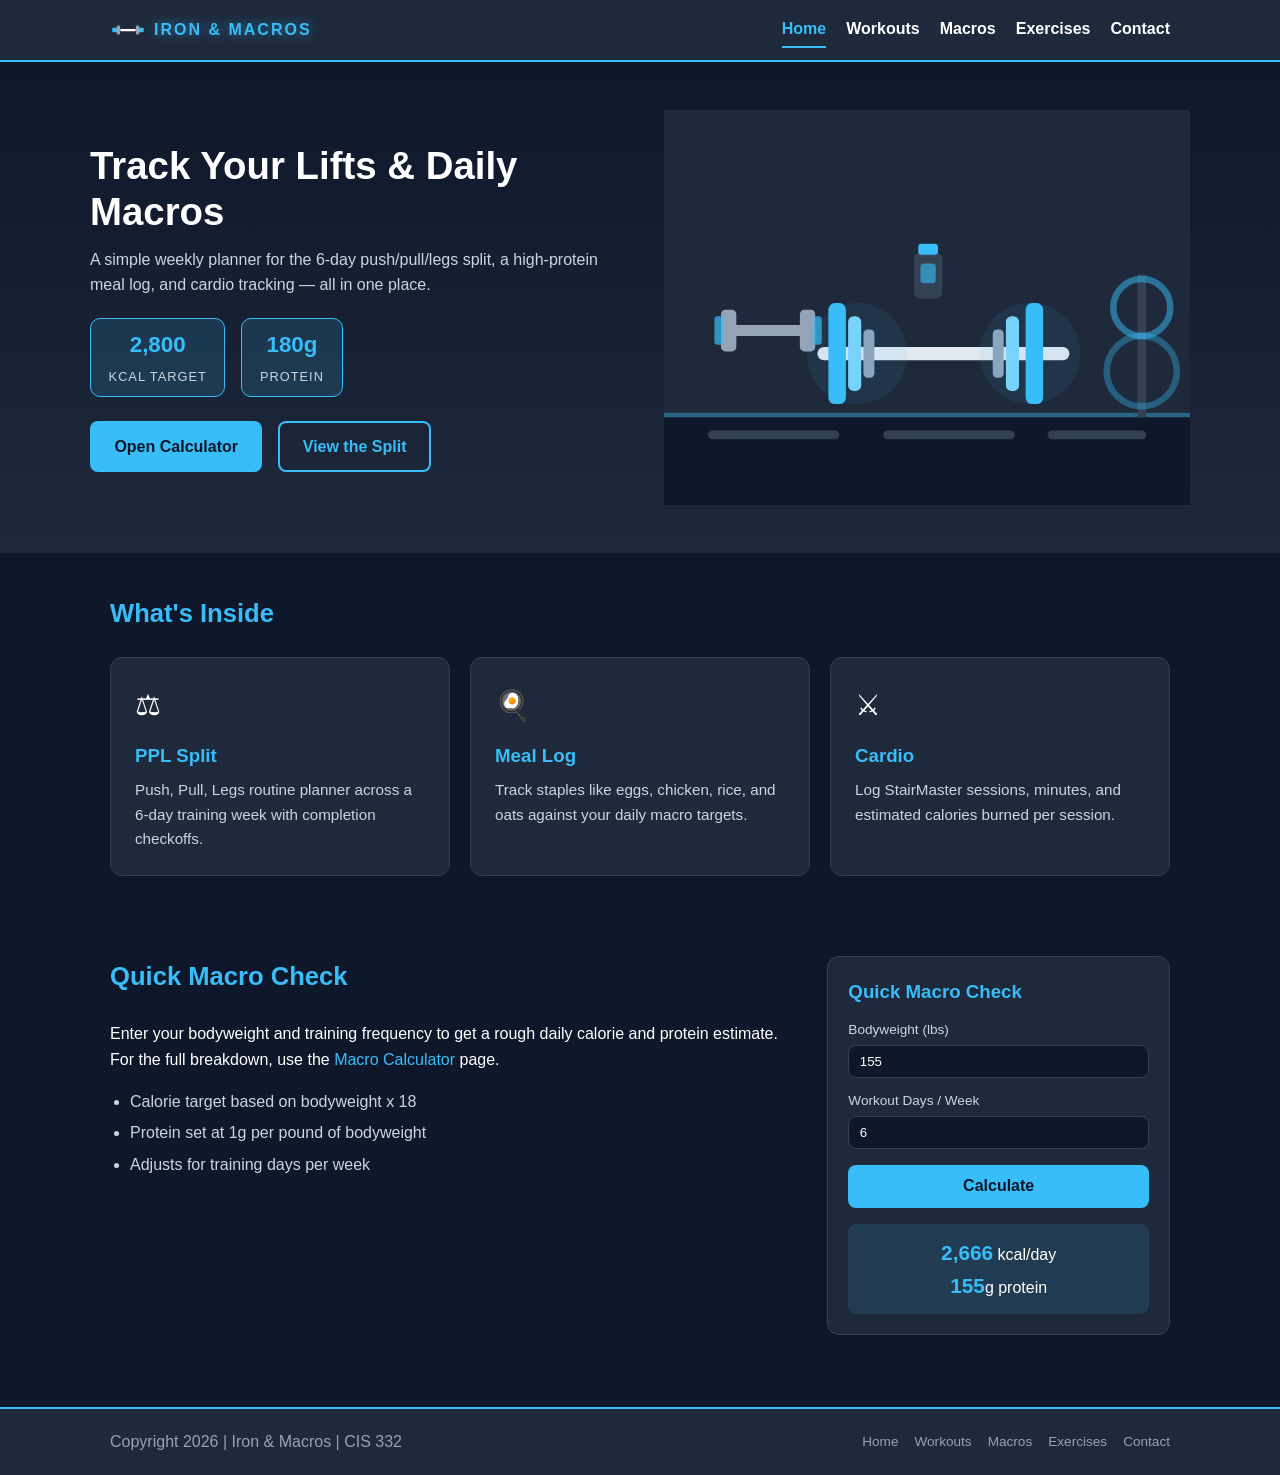
<file: index.html>
<!DOCTYPE html>
<html lang="en">
<head>
  <meta charset="UTF-8">
  <meta name="viewport" content="width=device-width, initial-scale=1.0">
  <title>Iron &amp; Macros | Home</title>
  <meta name="description" content="Weekly workout and macro tracker for lifters.">
  <link rel="icon" href="images/logo.svg" type="image/svg+xml">
  <link rel="stylesheet" href="styles/main.css">
  <link rel="stylesheet" href="styles/responsive.css">
</head>
<body>

  <!-- ======= HEADER ======= -->
  <header class="site-header">
    <div class="header-inner">
      <a href="index.html" class="logo">
        <img src="images/logo.svg" alt="Iron and Macros barbell logo" class="logo-img">
        <span class="logo-text">IRON &amp; MACROS</span>
      </a>
      <nav class="main-nav" id="mainNav">
        <a href="index.html" class="nav-link active">Home</a>
        <a href="workouts.html" class="nav-link">Workouts</a>
        <a href="macros.html" class="nav-link">Macros</a>
        <a href="exercises.html" class="nav-link">Exercises</a>
        <a href="contact.html" class="nav-link">Contact</a>
      </nav>
      <button class="menu-toggle" id="menuToggle" aria-label="Toggle navigation">
        <span></span><span></span><span></span>
      </button>
    </div>
  </header>

  <!-- ======= HERO ======= -->
  <section class="hero">
    <div class="hero-inner">
      <div class="hero-text">
        <h1>Track Your Lifts &amp; Daily Macros</h1>
        <p class="hero-sub">
          A simple weekly planner for the 6-day push/pull/legs split,
          a high-protein meal log, and cardio tracking &mdash; all in one place.
        </p>
        <div class="hero-stats">
          <div class="stat-chip">
            <span class="stat-value">2,800</span>
            <span class="stat-label">kcal target</span>
          </div>
          <div class="stat-chip">
            <span class="stat-value">180g</span>
            <span class="stat-label">protein</span>
          </div>
        </div>
        <div class="hero-actions">
          <a href="macros.html" class="btn btn-primary">Open Calculator</a>
          <a href="workouts.html" class="btn btn-outline">View the Split</a>
        </div>
      </div>
      <div class="hero-art">
        <img src="images/gym-banner.svg" alt="Illustration of a barbell resting on a gym floor">
      </div>
    </div>
  </section>

  <!-- ======= FEATURE CARDS ======= -->
  <main class="container">
    <h2 class="section-title">What's Inside</h2>
    <div class="card-grid">

      <a href="workouts.html" class="feature-card">
        <div class="card-icon">&#9878;</div>
        <h3>PPL Split</h3>
        <p>Push, Pull, Legs routine planner across a 6-day training week with completion checkoffs.</p>
      </a>

      <a href="macros.html#meal-tracker" class="feature-card">
        <div class="card-icon">&#127859;</div>
        <h3>Meal Log</h3>
        <p>Track staples like eggs, chicken, rice, and oats against your daily macro targets.</p>
      </a>

      <a href="workouts.html#cardio" class="feature-card">
        <div class="card-icon">&#9876;</div>
        <h3>Cardio</h3>
        <p>Log StairMaster sessions, minutes, and estimated calories burned per session.</p>
      </a>

    </div>
  </main>

  <!-- ======= SIDEBAR: QUICK MACRO CHECK ======= -->
  <section class="container">
    <div class="split-layout">
      <div class="split-main">
        <h2 class="section-title">Quick Macro Check</h2>
        <p>
          Enter your bodyweight and training frequency to get a rough daily calorie
          and protein estimate. For the full breakdown, use the
          <a href="macros.html">Macro Calculator</a> page.
        </p>
        <ul class="check-list">
          <li>Calorie target based on bodyweight x 18</li>
          <li>Protein set at 1g per pound of bodyweight</li>
          <li>Adjusts for training days per week</li>
        </ul>
      </div>
      <aside class="sidebar-panel">
        <h3>Quick Macro Check</h3>
        <label for="quickWeight">Bodyweight (lbs)</label>
        <input type="number" id="quickWeight" value="155" min="80" max="500">
        <label for="quickDays">Workout Days / Week</label>
        <input type="number" id="quickDays" value="6" min="1" max="7">
        <button class="btn btn-primary btn-block" id="quickCalcBtn">Calculate</button>
        <div class="quick-result" id="quickResult" aria-live="polite">
          <p><strong id="quickKcal">2,800</strong> kcal/day</p>
          <p><strong id="quickProtein">155</strong>g protein</p>
        </div>
      </aside>
    </div>
  </section>

  <!-- ======= FOOTER ======= -->
  <footer class="site-footer">
    <div class="footer-inner">
      <p>Copyright 2026 | Iron &amp; Macros | CIS 332</p>
      <nav class="footer-nav">
        <a href="index.html">Home</a>
        <a href="workouts.html">Workouts</a>
        <a href="macros.html">Macros</a>
        <a href="exercises.html">Exercises</a>
        <a href="contact.html">Contact</a>
      </nav>
    </div>
  </footer>

  <script src="scripts/app.js"></script>
  <script src="scripts/macro-calculator.js"></script>
</body>
</html>
</file>
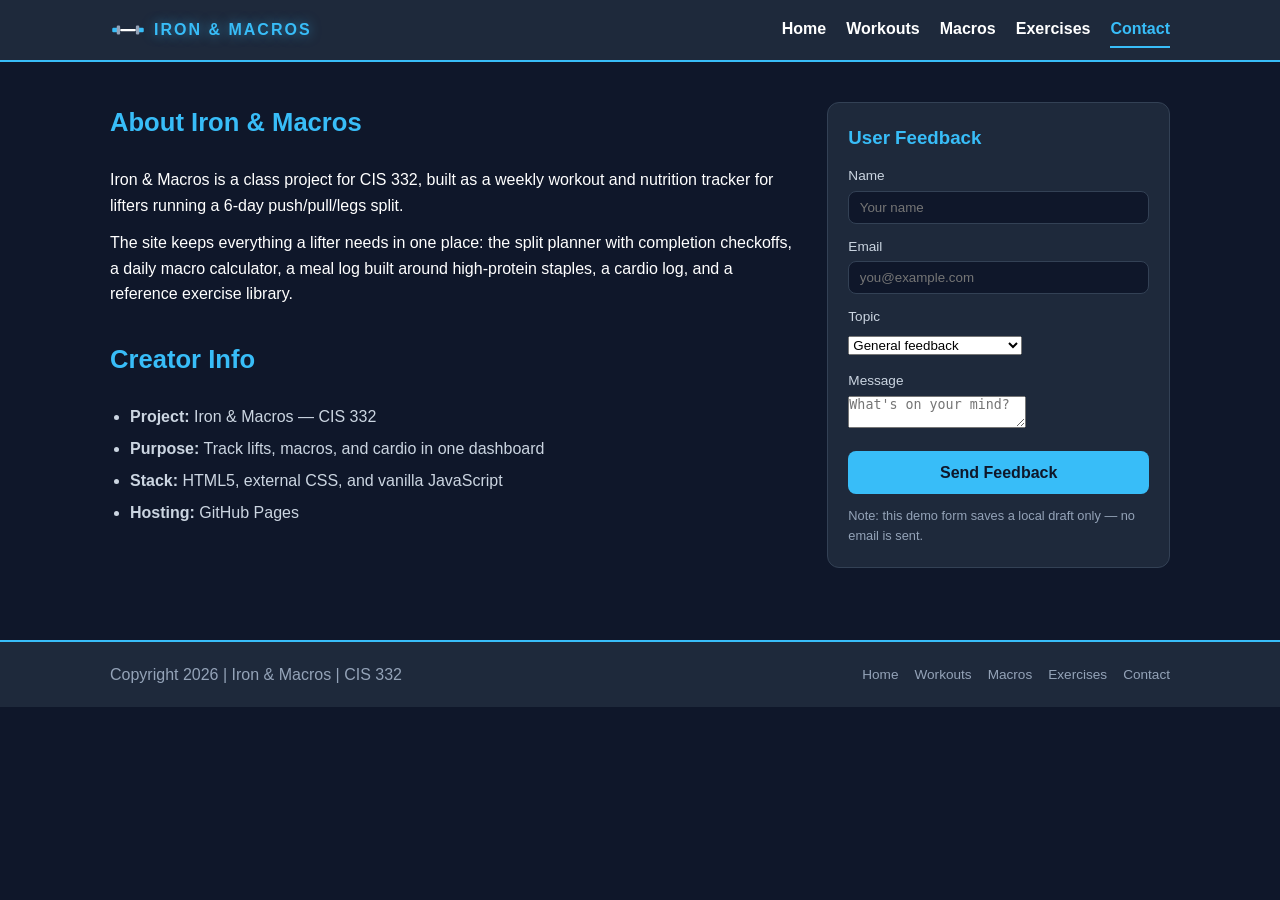
<file: contact.html>
<!DOCTYPE html>
<html lang="en">
<head>
  <meta charset="UTF-8">
  <meta name="viewport" content="width=device-width, initial-scale=1.0">
  <title>Iron &amp; Macros | Contact &amp; About</title>
  <meta name="description" content="About the creator and user feedback form for Iron & Macros.">
  <link rel="icon" href="images/logo.svg" type="image/svg+xml">
  <link rel="stylesheet" href="styles/main.css">
  <link rel="stylesheet" href="styles/responsive.css">
</head>
<body>

  <!-- ======= HEADER ======= -->
  <header class="site-header">
    <div class="header-inner">
      <a href="index.html" class="logo">
        <img src="images/logo.svg" alt="Iron and Macros barbell logo" class="logo-img">
        <span class="logo-text">IRON &amp; MACROS</span>
      </a>
      <nav class="main-nav" id="mainNav">
        <a href="index.html" class="nav-link">Home</a>
        <a href="workouts.html" class="nav-link">Workouts</a>
        <a href="macros.html" class="nav-link">Macros</a>
        <a href="exercises.html" class="nav-link">Exercises</a>
        <a href="contact.html" class="nav-link active">Contact</a>
      </nav>
      <button class="menu-toggle" id="menuToggle" aria-label="Toggle navigation">
        <span></span><span></span><span></span>
      </button>
    </div>
  </header>

  <main class="container">
    <div class="split-layout">

      <!-- ======= ABOUT ======= -->
      <div class="split-main">
        <h1 class="section-title">About Iron &amp; Macros</h1>
        <p>
          Iron &amp; Macros is a class project for CIS 332, built as a weekly
          workout and nutrition tracker for lifters running a 6-day
          push/pull/legs split.
        </p>
        <p style="margin-top:0.75rem;">
          The site keeps everything a lifter needs in one place: the split
          planner with completion checkoffs, a daily macro calculator, a meal
          log built around high-protein staples, a cardio log, and a reference
          exercise library.
        </p>

        <h2 class="section-title" style="margin-top:2rem;">Creator Info</h2>
        <ul class="check-list">
          <li><strong>Project:</strong> Iron &amp; Macros &mdash; CIS 332</li>
          <li><strong>Purpose:</strong> Track lifts, macros, and cardio in one dashboard</li>
          <li><strong>Stack:</strong> HTML5, external CSS, and vanilla JavaScript</li>
          <li><strong>Hosting:</strong> GitHub Pages</li>
        </ul>
      </div>

      <!-- ======= FEEDBACK FORM ======= -->
      <aside class="sidebar-panel">
        <h3>User Feedback</h3>
        <form class="feedback-form" id="feedbackForm">
          <label for="fbName">Name</label>
          <input type="text" id="fbName" placeholder="Your name" required>

          <label for="fbEmail">Email</label>
          <input type="email" id="fbEmail" placeholder="you@example.com" required>

          <label for="fbTopic">Topic</label>
          <select id="fbTopic">
            <option>General feedback</option>
            <option>Bug report</option>
            <option>Feature request</option>
            <option>Workout split question</option>
            <option>Macro calculator question</option>
          </select>

          <label for="fbMessage">Message</label>
          <textarea id="fbMessage" placeholder="What's on your mind?" required></textarea>

          <button type="submit" class="btn btn-primary btn-block">Send Feedback</button>
          <p class="form-note" id="fbNote">
            Note: this demo form saves a local draft only &mdash; no email is sent.
          </p>
        </form>
      </aside>

    </div>
  </main>

  <!-- ======= FOOTER ======= -->
  <footer class="site-footer">
    <div class="footer-inner">
      <p>Copyright 2026 | Iron &amp; Macros | CIS 332</p>
      <nav class="footer-nav">
        <a href="index.html">Home</a>
        <a href="workouts.html">Workouts</a>
        <a href="macros.html">Macros</a>
        <a href="exercises.html">Exercises</a>
        <a href="contact.html">Contact</a>
      </nav>
    </div>
  </footer>

  <script src="scripts/app.js"></script>
  <script src="scripts/macro-calculator.js"></script>
</body>
</html>
</file>
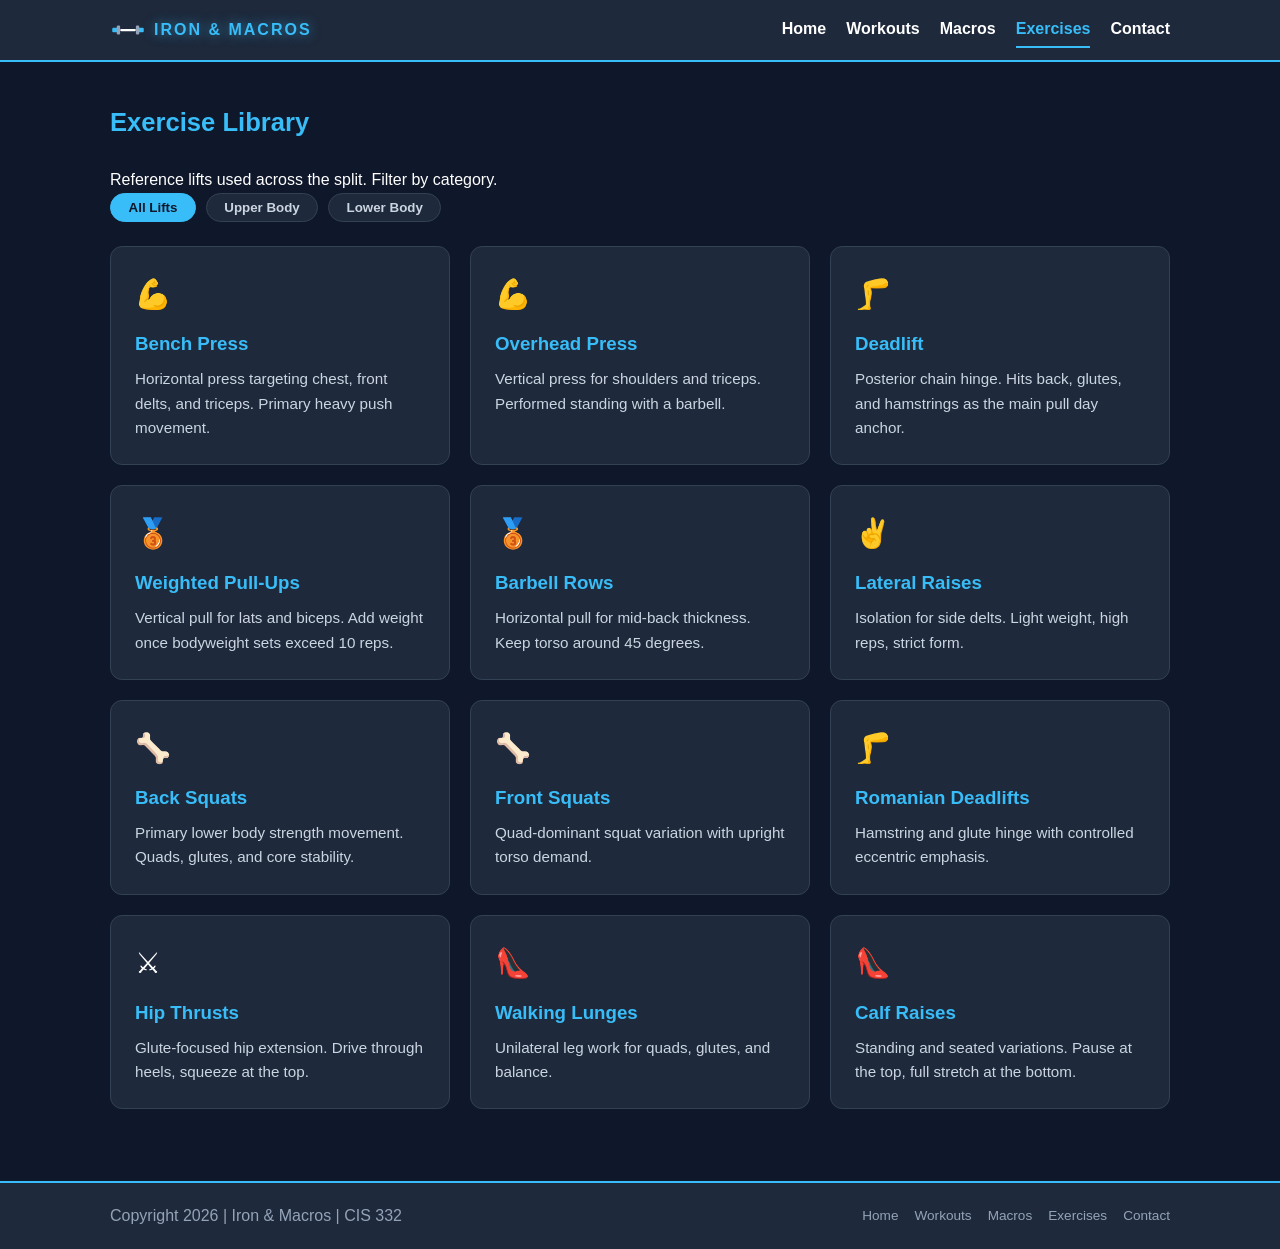
<file: exercises.html>
<!DOCTYPE html>
<html lang="en">
<head>
  <meta charset="UTF-8">
  <meta name="viewport" content="width=device-width, initial-scale=1.0">
  <title>Iron &amp; Macros | Exercise Library</title>
  <meta name="description" content="Upper body and lower body exercise library with filters.">
  <link rel="icon" href="images/logo.svg" type="image/svg+xml">
  <link rel="stylesheet" href="styles/main.css">
  <link rel="stylesheet" href="styles/responsive.css">
</head>
<body>

  <!-- ======= HEADER ======= -->
  <header class="site-header">
    <div class="header-inner">
      <a href="index.html" class="logo">
        <img src="images/logo.svg" alt="Iron and Macros barbell logo" class="logo-img">
        <span class="logo-text">IRON &amp; MACROS</span>
      </a>
      <nav class="main-nav" id="mainNav">
        <a href="index.html" class="nav-link">Home</a>
        <a href="workouts.html" class="nav-link">Workouts</a>
        <a href="macros.html" class="nav-link">Macros</a>
        <a href="exercises.html" class="nav-link active">Exercises</a>
        <a href="contact.html" class="nav-link">Contact</a>
      </nav>
      <button class="menu-toggle" id="menuToggle" aria-label="Toggle navigation">
        <span></span><span></span><span></span>
      </button>
    </div>
  </header>

  <main class="container">
    <h1 class="section-title">Exercise Library</h1>
    <p class="page-intro">
      Reference lifts used across the split. Filter by category.
    </p>

    <!-- ======= FILTERS ======= -->
    <div class="filter-bar" id="filterBar">
      <button class="filter-btn active" data-filter="all">All Lifts</button>
      <button class="filter-btn" data-filter="upper">Upper Body</button>
      <button class="filter-btn" data-filter="lower">Lower Body</button>
    </div>

    <!-- ======= LIBRARY ======= -->
    <div class="card-grid" id="exerciseGrid">

      <div class="feature-card" data-cat="upper">
        <div class="card-icon">&#128170;</div>
        <h3>Bench Press</h3>
        <p>Horizontal press targeting chest, front delts, and triceps. Primary heavy push movement.</p>
      </div>

      <div class="feature-card" data-cat="upper">
        <div class="card-icon">&#128170;</div>
        <h3>Overhead Press</h3>
        <p>Vertical press for shoulders and triceps. Performed standing with a barbell.</p>
      </div>

      <div class="feature-card" data-cat="upper">
        <div class="card-icon">&#129461;</div>
        <h3>Deadlift</h3>
        <p>Posterior chain hinge. Hits back, glutes, and hamstrings as the main pull day anchor.</p>
      </div>

      <div class="feature-card" data-cat="upper">
        <div class="card-icon">&#129353;</div>
        <h3>Weighted Pull-Ups</h3>
        <p>Vertical pull for lats and biceps. Add weight once bodyweight sets exceed 10 reps.</p>
      </div>

      <div class="feature-card" data-cat="upper">
        <div class="card-icon">&#129353;</div>
        <h3>Barbell Rows</h3>
        <p>Horizontal pull for mid-back thickness. Keep torso around 45 degrees.</p>
      </div>

      <div class="feature-card" data-cat="upper">
        <div class="card-icon">&#9996;</div>
        <h3>Lateral Raises</h3>
        <p>Isolation for side delts. Light weight, high reps, strict form.</p>
      </div>

      <div class="feature-card" data-cat="lower">
        <div class="card-icon">&#129460;</div>
        <h3>Back Squats</h3>
        <p>Primary lower body strength movement. Quads, glutes, and core stability.</p>
      </div>

      <div class="feature-card" data-cat="lower">
        <div class="card-icon">&#129460;</div>
        <h3>Front Squats</h3>
        <p>Quad-dominant squat variation with upright torso demand.</p>
      </div>

      <div class="feature-card" data-cat="lower">
        <div class="card-icon">&#129461;</div>
        <h3>Romanian Deadlifts</h3>
        <p>Hamstring and glute hinge with controlled eccentric emphasis.</p>
      </div>

      <div class="feature-card" data-cat="lower">
        <div class="card-icon">&#9876;</div>
        <h3>Hip Thrusts</h3>
        <p>Glute-focused hip extension. Drive through heels, squeeze at the top.</p>
      </div>

      <div class="feature-card" data-cat="lower">
        <div class="card-icon">&#128096;</div>
        <h3>Walking Lunges</h3>
        <p>Unilateral leg work for quads, glutes, and balance.</p>
      </div>

      <div class="feature-card" data-cat="lower">
        <div class="card-icon">&#128096;</div>
        <h3>Calf Raises</h3>
        <p>Standing and seated variations. Pause at the top, full stretch at the bottom.</p>
      </div>

    </div>
  </main>

  <!-- ======= FOOTER ======= -->
  <footer class="site-footer">
    <div class="footer-inner">
      <p>Copyright 2026 | Iron &amp; Macros | CIS 332</p>
      <nav class="footer-nav">
        <a href="index.html">Home</a>
        <a href="workouts.html">Workouts</a>
        <a href="macros.html">Macros</a>
        <a href="exercises.html">Exercises</a>
        <a href="contact.html">Contact</a>
      </nav>
    </div>
  </footer>

  <script src="scripts/app.js"></script>
</body>
</html>
</file>
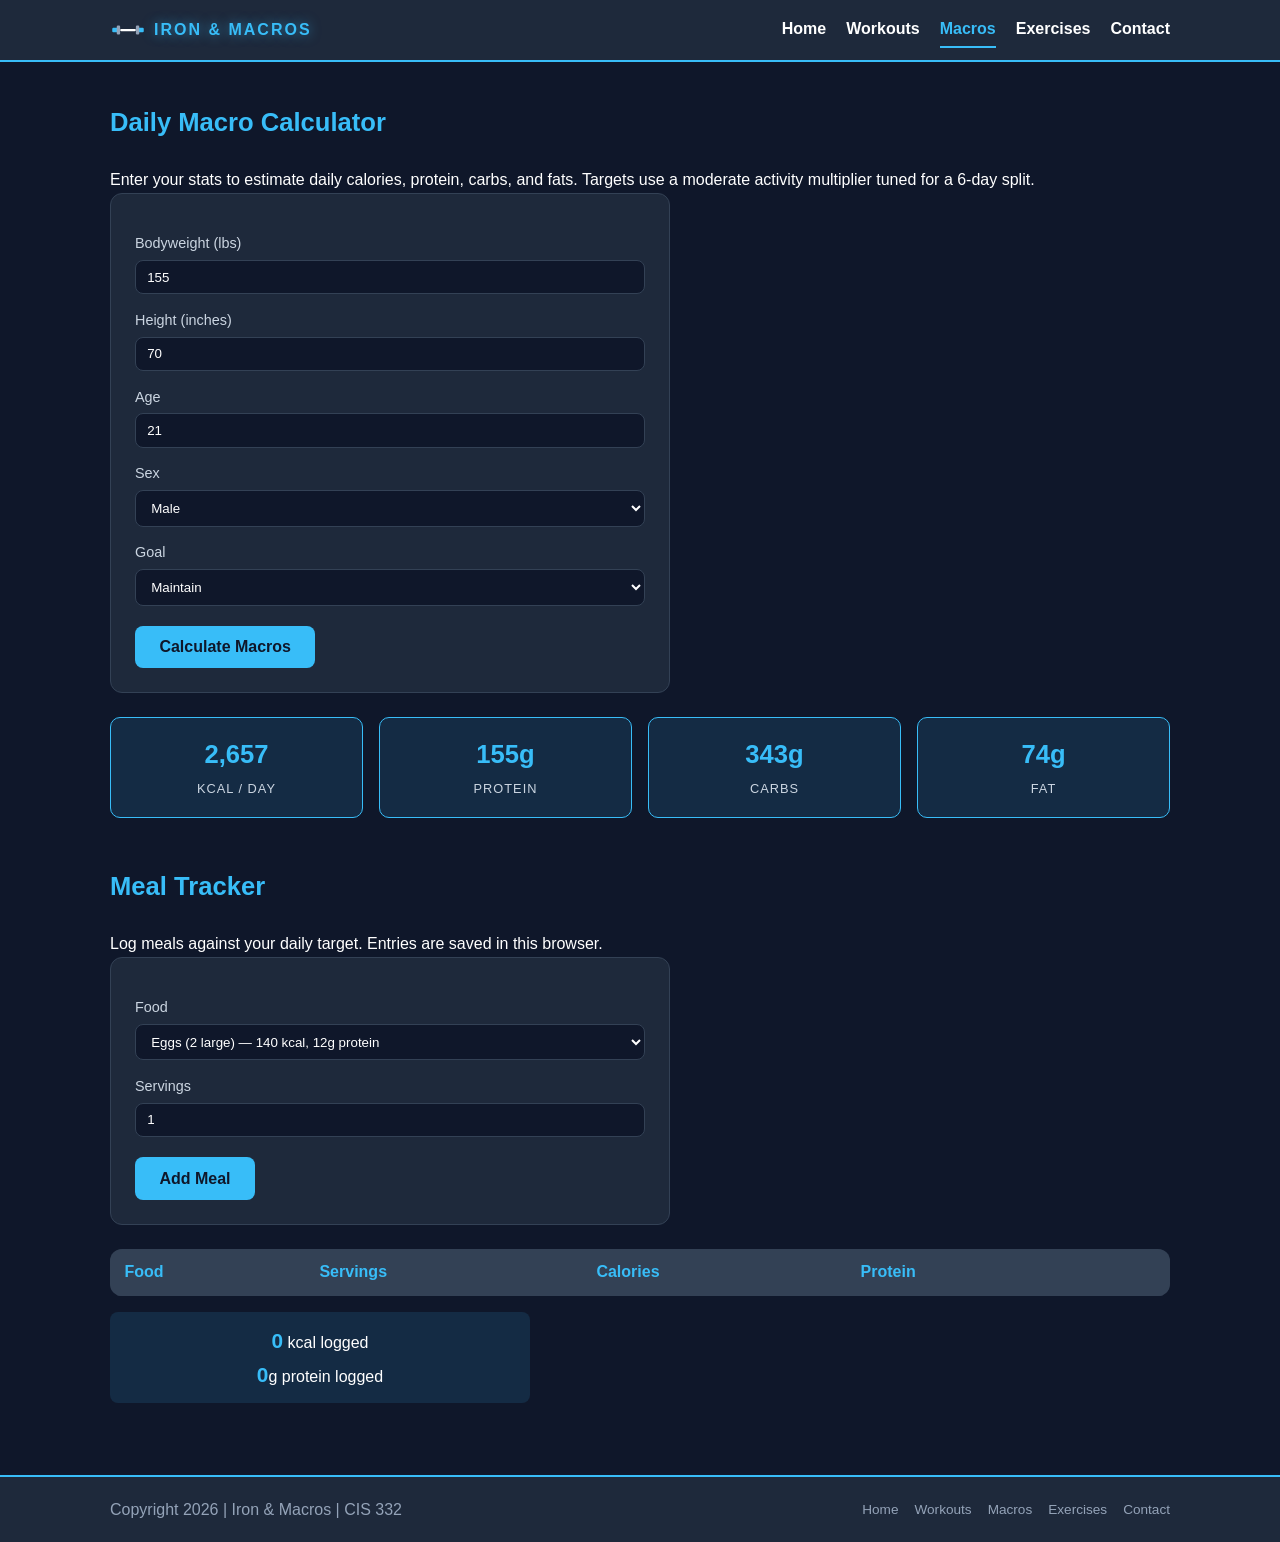
<file: macros.html>
<!DOCTYPE html>
<html lang="en">
<head>
  <meta charset="UTF-8">
  <meta name="viewport" content="width=device-width, initial-scale=1.0">
  <title>Iron &amp; Macros | Macro Calculator</title>
  <meta name="description" content="Daily calorie and macro calculator with a high-protein meal tracker.">
  <link rel="icon" href="images/logo.svg" type="image/svg+xml">
  <link rel="stylesheet" href="styles/main.css">
  <link rel="stylesheet" href="styles/responsive.css">
</head>
<body>

  <!-- ======= HEADER ======= -->
  <header class="site-header">
    <div class="header-inner">
      <a href="index.html" class="logo">
        <img src="images/logo.svg" alt="Iron and Macros barbell logo" class="logo-img">
        <span class="logo-text">IRON &amp; MACROS</span>
      </a>
      <nav class="main-nav" id="mainNav">
        <a href="index.html" class="nav-link">Home</a>
        <a href="workouts.html" class="nav-link">Workouts</a>
        <a href="macros.html" class="nav-link active">Macros</a>
        <a href="exercises.html" class="nav-link">Exercises</a>
        <a href="contact.html" class="nav-link">Contact</a>
      </nav>
      <button class="menu-toggle" id="menuToggle" aria-label="Toggle navigation">
        <span></span><span></span><span></span>
      </button>
    </div>
  </header>

  <main class="container">

    <!-- ======= CALCULATOR ======= -->
    <h1 class="section-title">Daily Macro Calculator</h1>
    <p class="page-intro">
      Enter your stats to estimate daily calories, protein, carbs, and fats.
      Targets use a moderate activity multiplier tuned for a 6-day split.
    </p>

    <div class="form-panel">
      <label for="calcWeight">Bodyweight (lbs)</label>
      <input type="number" id="calcWeight" value="155" min="80" max="500">

      <label for="calcHeight">Height (inches)</label>
      <input type="number" id="calcHeight" value="70" min="48" max="90">

      <label for="calcAge">Age</label>
      <input type="number" id="calcAge" value="21" min="14" max="100">

      <label for="calcSex">Sex</label>
      <select id="calcSex">
        <option value="male">Male</option>
        <option value="female">Female</option>
      </select>

      <label for="calcGoal">Goal</label>
      <select id="calcGoal">
        <option value="cut">Cut (-15%)</option>
        <option value="maintain" selected>Maintain</option>
        <option value="bulk">Bulk (+10%)</option>
      </select>

      <button class="btn btn-primary" id="calcBtn">Calculate Macros</button>
    </div>

    <div class="result-grid" id="resultGrid" aria-live="polite">
      <div class="result-box"><span class="value" id="rKcal">2,800</span><span class="unit">kcal / day</span></div>
      <div class="result-box"><span class="value" id="rProtein">155g</span><span class="unit">protein</span></div>
      <div class="result-box"><span class="value" id="rCarbs">350g</span><span class="unit">carbs</span></div>
      <div class="result-box"><span class="value" id="rFat">80g</span><span class="unit">fat</span></div>
    </div>

    <!-- ======= MEAL TRACKER ======= -->
    <section id="meal-tracker" style="margin-top:3rem;">
      <h2 class="section-title">Meal Tracker</h2>
      <p class="page-intro">
        Log meals against your daily target. Entries are saved in this browser.
      </p>

      <div class="form-panel">
        <label for="mealName">Food</label>
        <select id="mealName">
          <option value="Eggs (2 large)">Eggs (2 large) &mdash; 140 kcal, 12g protein</option>
          <option value="Chicken Breast (8oz)">Chicken Breast (8oz) &mdash; 280 kcal, 52g protein</option>
          <option value="White Rice (1 cup)">White Rice (1 cup) &mdash; 205 kcal, 4g protein</option>
          <option value="Oats (1 cup dry)">Oats (1 cup dry) &mdash; 307 kcal, 11g protein</option>
          <option value="Whey Shake (1 scoop)">Whey Shake (1 scoop) &mdash; 120 kcal, 24g protein</option>
          <option value="Peanut Butter (2 tbsp)">Peanut Butter (2 tbsp) &mdash; 190 kcal, 7g protein</option>
        </select>
        <label for="mealQty">Servings</label>
        <input type="number" id="mealQty" value="1" min="1" max="20">
        <button class="btn btn-primary" id="addMealBtn">Add Meal</button>
      </div>

      <table class="data-table" id="mealTable" style="margin-top:1.5rem;">
        <thead>
          <tr><th>Food</th><th>Servings</th><th>Calories</th><th>Protein</th><th></th></tr>
        </thead>
        <tbody><!-- rows added by macro-calculator.js --></tbody>
      </table>
      <div class="quick-result" id="mealTotals" style="margin-top:1rem;max-width:420px;">
        <p><strong id="totalKcal">0</strong> kcal logged</p>
        <p><strong id="totalProtein">0</strong>g protein logged</p>
      </div>
    </section>

  </main>

  <!-- ======= FOOTER ======= -->
  <footer class="site-footer">
    <div class="footer-inner">
      <p>Copyright 2026 | Iron &amp; Macros | CIS 332</p>
      <nav class="footer-nav">
        <a href="index.html">Home</a>
        <a href="workouts.html">Workouts</a>
        <a href="macros.html">Macros</a>
        <a href="exercises.html">Exercises</a>
        <a href="contact.html">Contact</a>
      </nav>
    </div>
  </footer>

  <script src="scripts/app.js"></script>
  <script src="scripts/macro-calculator.js"></script>
</body>
</html>
</file>
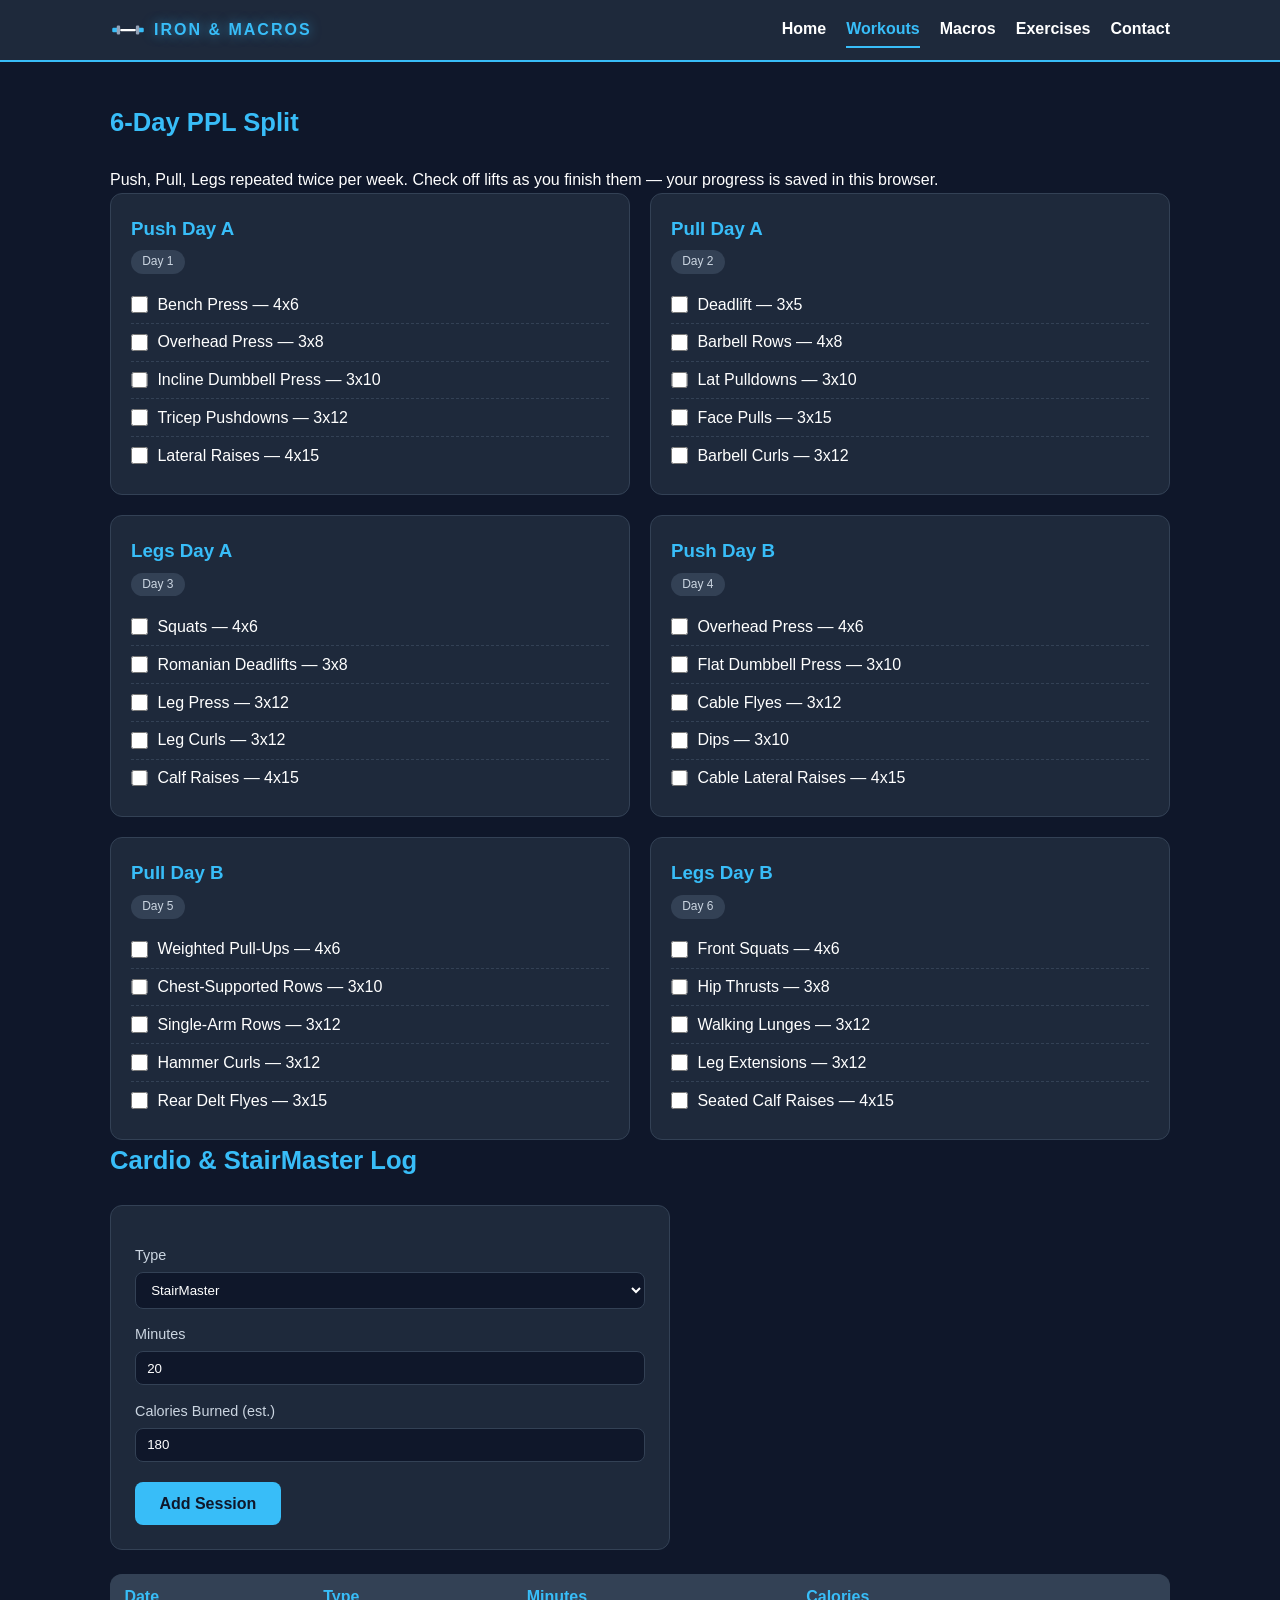
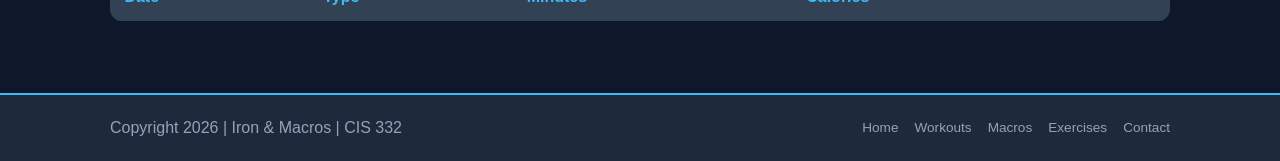
<file: workouts.html>
<!DOCTYPE html>
<html lang="en">
<head>
  <meta charset="UTF-8">
  <meta name="viewport" content="width=device-width, initial-scale=1.0">
  <title>Iron &amp; Macros | Workout Splits</title>
  <meta name="description" content="6-day push/pull/legs split planner with cardio and StairMaster logging.">
  <link rel="icon" href="images/logo.svg" type="image/svg+xml">
  <link rel="stylesheet" href="styles/main.css">
  <link rel="stylesheet" href="styles/responsive.css">
</head>
<body>

  <!-- ======= HEADER ======= -->
  <header class="site-header">
    <div class="header-inner">
      <a href="index.html" class="logo">
        <img src="images/logo.svg" alt="Iron and Macros barbell logo" class="logo-img">
        <span class="logo-text">IRON &amp; MACROS</span>
      </a>
      <nav class="main-nav" id="mainNav">
        <a href="index.html" class="nav-link">Home</a>
        <a href="workouts.html" class="nav-link active">Workouts</a>
        <a href="macros.html" class="nav-link">Macros</a>
        <a href="exercises.html" class="nav-link">Exercises</a>
        <a href="contact.html" class="nav-link">Contact</a>
      </nav>
      <button class="menu-toggle" id="menuToggle" aria-label="Toggle navigation">
        <span></span><span></span><span></span>
      </button>
    </div>
  </header>

  <!-- ======= PAGE INTRO ======= -->
  <main class="container">
    <h1 class="section-title">6-Day PPL Split</h1>
    <p class="page-intro">
      Push, Pull, Legs repeated twice per week. Check off lifts as you finish them —
      your progress is saved in this browser.
    </p>

    <!-- ======= WORKOUT DAYS ======= -->
    <div class="day-grid" id="dayGrid">

      <div class="day-card" data-day="1">
        <h3>Push Day A</h3>
        <span class="day-tag">Day 1</span>
        <div class="exercise-row"><input type="checkbox" id="p1"><label for="p1">Bench Press &mdash; 4x6</label></div>
        <div class="exercise-row"><input type="checkbox" id="p2"><label for="p2">Overhead Press &mdash; 3x8</label></div>
        <div class="exercise-row"><input type="checkbox" id="p3"><label for="p3">Incline Dumbbell Press &mdash; 3x10</label></div>
        <div class="exercise-row"><input type="checkbox" id="p4"><label for="p4">Tricep Pushdowns &mdash; 3x12</label></div>
        <div class="exercise-row"><input type="checkbox" id="p5"><label for="p5">Lateral Raises &mdash; 4x15</label></div>
      </div>

      <div class="day-card" data-day="2">
        <h3>Pull Day A</h3>
        <span class="day-tag">Day 2</span>
        <div class="exercise-row"><input type="checkbox" id="pu1"><label for="pu1">Deadlift &mdash; 3x5</label></div>
        <div class="exercise-row"><input type="checkbox" id="pu2"><label for="pu2">Barbell Rows &mdash; 4x8</label></div>
        <div class="exercise-row"><input type="checkbox" id="pu3"><label for="pu3">Lat Pulldowns &mdash; 3x10</label></div>
        <div class="exercise-row"><input type="checkbox" id="pu4"><label for="pu4">Face Pulls &mdash; 3x15</label></div>
        <div class="exercise-row"><input type="checkbox" id="pu5"><label for="pu5">Barbell Curls &mdash; 3x12</label></div>
      </div>

      <div class="day-card" data-day="3">
        <h3>Legs Day A</h3>
        <span class="day-tag">Day 3</span>
        <div class="exercise-row"><input type="checkbox" id="l1"><label for="l1">Squats &mdash; 4x6</label></div>
        <div class="exercise-row"><input type="checkbox" id="l2"><label for="l2">Romanian Deadlifts &mdash; 3x8</label></div>
        <div class="exercise-row"><input type="checkbox" id="l3"><label for="l3">Leg Press &mdash; 3x12</label></div>
        <div class="exercise-row"><input type="checkbox" id="l4"><label for="l4">Leg Curls &mdash; 3x12</label></div>
        <div class="exercise-row"><input type="checkbox" id="l5"><label for="l5">Calf Raises &mdash; 4x15</label></div>
      </div>

      <div class="day-card" data-day="4">
        <h3>Push Day B</h3>
        <span class="day-tag">Day 4</span>
        <div class="exercise-row"><input type="checkbox" id="p6"><label for="p6">Overhead Press &mdash; 4x6</label></div>
        <div class="exercise-row"><input type="checkbox" id="p7"><label for="p7">Flat Dumbbell Press &mdash; 3x10</label></div>
        <div class="exercise-row"><input type="checkbox" id="p8"><label for="p8">Cable Flyes &mdash; 3x12</label></div>
        <div class="exercise-row"><input type="checkbox" id="p9"><label for="p9">Dips &mdash; 3x10</label></div>
        <div class="exercise-row"><input type="checkbox" id="p10"><label for="p10">Cable Lateral Raises &mdash; 4x15</label></div>
      </div>

      <div class="day-card" data-day="5">
        <h3>Pull Day B</h3>
        <span class="day-tag">Day 5</span>
        <div class="exercise-row"><input type="checkbox" id="pu6"><label for="pu6">Weighted Pull-Ups &mdash; 4x6</label></div>
        <div class="exercise-row"><input type="checkbox" id="pu7"><label for="pu7">Chest-Supported Rows &mdash; 3x10</label></div>
        <div class="exercise-row"><input type="checkbox" id="pu8"><label for="pu8">Single-Arm Rows &mdash; 3x12</label></div>
        <div class="exercise-row"><input type="checkbox" id="pu9"><label for="pu9">Hammer Curls &mdash; 3x12</label></div>
        <div class="exercise-row"><input type="checkbox" id="pu10"><label for="pu10">Rear Delt Flyes &mdash; 3x15</label></div>
      </div>

      <div class="day-card" data-day="6">
        <h3>Legs Day B</h3>
        <span class="day-tag">Day 6</span>
        <div class="exercise-row"><input type="checkbox" id="l6"><label for="l6">Front Squats &mdash; 4x6</label></div>
        <div class="exercise-row"><input type="checkbox" id="l7"><label for="l7">Hip Thrusts &mdash; 3x8</label></div>
        <div class="exercise-row"><input type="checkbox" id="l8"><label for="l8">Walking Lunges &mdash; 3x12</label></div>
        <div class="exercise-row"><input type="checkbox" id="l9"><label for="l9">Leg Extensions &mdash; 3x12</label></div>
        <div class="exercise-row"><input type="checkbox" id="l10"><label for="l10">Seated Calf Raises &mdash; 4x15</label></div>
      </div>

    </div>

    <!-- ======= CARDIO LOG ======= -->
    <section id="cardio" class="cardio-section">
      <h2 class="section-title">Cardio &amp; StairMaster Log</h2>
      <div class="form-panel">
        <label for="cardioType">Type</label>
        <select id="cardioType">
          <option>StairMaster</option>
          <option>Incline Walk</option>
          <option>Stationary Bike</option>
          <option>Rowing Machine</option>
        </select>
        <label for="cardioMinutes">Minutes</label>
        <input type="number" id="cardioMinutes" min="1" max="180" value="20">
        <label for="cardioCalories">Calories Burned (est.)</label>
        <input type="number" id="cardioCalories" min="0" max="2000" value="180">
        <button class="btn btn-primary" id="addCardioBtn">Add Session</button>
      </div>
      <table class="data-table" id="cardioTable" style="margin-top:1.5rem;">
        <thead>
          <tr><th>Date</th><th>Type</th><th>Minutes</th><th>Calories</th><th></th></tr>
        </thead>
        <tbody><!-- rows added by workout-log.js --></tbody>
      </table>
    </section>
  </main>

  <!-- ======= FOOTER ======= -->
  <footer class="site-footer">
    <div class="footer-inner">
      <p>Copyright 2026 | Iron &amp; Macros | CIS 332</p>
      <nav class="footer-nav">
        <a href="index.html">Home</a>
        <a href="workouts.html">Workouts</a>
        <a href="macros.html">Macros</a>
        <a href="exercises.html">Exercises</a>
        <a href="contact.html">Contact</a>
      </nav>
    </div>
  </footer>

  <script src="scripts/app.js"></script>
  <script src="scripts/workout-log.js"></script>
</body>
</html>
</file>
<file: styles/main.css>
/* ==========================================================================
   Iron & Macros - Main Stylesheet
   Dark-mode gym theme:
     Navy background  #0f172a
     Slate cards      #1e293b
     Sky blue accent  #38bdf8
     White text       #ffffff
   ========================================================================== */

/* ---------- Reset & Base ---------- */
* {
  margin: 0;
  padding: 0;
  box-sizing: border-box;
}

html {
  scroll-behavior: smooth;
}

body {
  font-family: "Segoe UI", Tahoma, Arial, sans-serif;
  background-color: #0f172a;
  color: #ffffff;
  line-height: 1.6;
}

img {
  max-width: 100%;
  display: block;
}

a {
  color: #38bdf8;
  text-decoration: none;
}

/* ---------- Header ---------- */
.site-header {
  background-color: #1e293b;
  border-bottom: 2px solid #38bdf8;
  position: sticky;
  top: 0;
  z-index: 100;
}

.header-inner {
  max-width: 1100px;
  margin: 0 auto;
  padding: 0.75rem 1.25rem;
  display: flex;
  align-items: center;
  justify-content: space-between;
}

.logo {
  display: flex;
  align-items: center;
  gap: 0.5rem;
}

.logo-img {
  width: 36px;
  height: 36px;
}

.logo-text {
  font-weight: 800;
  letter-spacing: 2px;
  color: #38bdf8;
  text-shadow: 0 0 12px rgba(56, 189, 248, 0.6);
}

.main-nav {
  display: flex;
  gap: 1.25rem;
}

.nav-link {
  color: #ffffff;
  font-weight: 600;
  padding: 0.25rem 0;
  border-bottom: 2px solid transparent;
  transition: color 0.2s, border-color 0.2s;
}

.nav-link:hover,
.nav-link.active {
  color: #38bdf8;
  border-bottom-color: #38bdf8;
}

/* ---------- Buttons ---------- */
.btn {
  display: inline-block;
  padding: 0.65rem 1.4rem;
  border-radius: 8px;
  font-weight: 700;
  font-size: 1rem;
  cursor: pointer;
  border: 2px solid transparent;
  transition: transform 0.15s, background-color 0.2s, color 0.2s;
}

.btn:hover {
  transform: translateY(-2px);
}

.btn-primary {
  background-color: #38bdf8;
  color: #0f172a;
}

.btn-primary:hover {
  background-color: #7dd3fc;
}

.btn-outline {
  border-color: #38bdf8;
  color: #38bdf8;
}

.btn-outline:hover {
  background-color: #38bdf8;
  color: #0f172a;
}

.btn-block {
  width: 100%;
}

.btn-sm {
  padding: 0.35rem 0.8rem;
  font-size: 0.85rem;
}

/* ---------- Hero ---------- */
.hero {
  padding: 3rem 1.25rem;
  background: linear-gradient(180deg, #0f172a 0%, #1e293b 100%);
}

.hero-inner {
  max-width: 1100px;
  margin: 0 auto;
  display: flex;
  align-items: center;
  gap: 3rem;
}

.hero-text {
  flex: 1;
}

.hero-text h1 {
  font-size: 2.4rem;
  line-height: 1.2;
  margin-bottom: 0.75rem;
}

.hero-sub {
  color: #cbd5e1;
  margin-bottom: 1.25rem;
  max-width: 34rem;
}

.hero-stats {
  display: flex;
  gap: 1rem;
  margin-bottom: 1.5rem;
}

.stat-chip {
  background-color: rgba(56, 189, 248, 0.15);
  border: 1px solid #38bdf8;
  border-radius: 10px;
  padding: 0.5rem 1.1rem;
  text-align: center;
}

.stat-value {
  display: block;
  color: #38bdf8;
  font-size: 1.4rem;
  font-weight: 800;
}

.stat-label {
  color: #cbd5e1;
  font-size: 0.8rem;
  text-transform: uppercase;
  letter-spacing: 1px;
}

.hero-actions {
  display: flex;
  gap: 1rem;
}

.hero-art {
  flex: 1;
}

/* ---------- Layout Container ---------- */
.container {
  max-width: 1100px;
  margin: 0 auto;
  padding: 2.5rem 1.25rem;
}

.section-title {
  font-size: 1.6rem;
  margin-bottom: 1.5rem;
  color: #38bdf8;
}

/* ---------- Feature Cards ---------- */
.card-grid {
  display: grid;
  grid-template-columns: repeat(3, 1fr);
  gap: 1.25rem;
}

.feature-card {
  background-color: #1e293b;
  border: 1px solid #334155;
  border-radius: 12px;
  padding: 1.5rem;
  color: #ffffff;
  transition: border-color 0.2s, transform 0.15s;
}

.feature-card:hover {
  border-color: #38bdf8;
  transform: translateY(-3px);
}

.card-icon {
  font-size: 1.8rem;
  margin-bottom: 0.75rem;
}

.feature-card h3 {
  color: #38bdf8;
  margin-bottom: 0.5rem;
}

.feature-card p {
  color: #cbd5e1;
  font-size: 0.95rem;
}

/* ---------- Split Layout (main + sidebar) ---------- */
.split-layout {
  display: grid;
  grid-template-columns: 2fr 1fr;
  gap: 2rem;
  align-items: start;
}

.sidebar-panel {
  background-color: #1e293b;
  border: 1px solid #334155;
  border-radius: 12px;
  padding: 1.25rem;
}

.sidebar-panel h3 {
  color: #38bdf8;
  margin-bottom: 0.75rem;
}

.sidebar-panel label {
  display: block;
  font-size: 0.85rem;
  color: #cbd5e1;
  margin: 0.75rem 0 0.25rem;
}

.sidebar-panel input {
  width: 100%;
  padding: 0.5rem 0.65rem;
  border-radius: 8px;
  border: 1px solid #334155;
  background-color: #0f172a;
  color: #ffffff;
}

.sidebar-panel .btn {
  margin-top: 1rem;
}

.quick-result {
  margin-top: 1rem;
  background-color: rgba(56, 189, 248, 0.12);
  border-radius: 8px;
  padding: 0.75rem;
  text-align: center;
}

.quick-result strong {
  color: #38bdf8;
  font-size: 1.3rem;
}

.check-list {
  margin: 1rem 0 0 1.25rem;
  color: #cbd5e1;
}

.check-list li {
  margin-bottom: 0.4rem;
}

/* ---------- Tables (workouts, meal log) ---------- */
.data-table {
  width: 100%;
  border-collapse: collapse;
  background-color: #1e293b;
  border-radius: 12px;
  overflow: hidden;
}

.data-table th,
.data-table td {
  padding: 0.65rem 0.9rem;
  text-align: left;
  border-bottom: 1px solid #334155;
}

.data-table th {
  background-color: #334155;
  color: #38bdf8;
}

.data-table tr:last-child td {
  border-bottom: none;
}

/* ---------- Forms ---------- */
.form-panel {
  background-color: #1e293b;
  border: 1px solid #334155;
  border-radius: 12px;
  padding: 1.5rem;
  max-width: 560px;
}

.form-panel label {
  display: block;
  font-size: 0.9rem;
  color: #cbd5e1;
  margin: 0.9rem 0 0.3rem;
}

.form-panel input,
.form-panel select,
.form-panel textarea {
  width: 100%;
  padding: 0.55rem 0.7rem;
  border-radius: 8px;
  border: 1px solid #334155;
  background-color: #0f172a;
  color: #ffffff;
  font-family: inherit;
}

.form-panel textarea {
  min-height: 120px;
  resize: vertical;
}

.form-panel .btn {
  margin-top: 1.25rem;
}

.form-note {
  font-size: 0.8rem;
  color: #94a3b8;
  margin-top: 0.75rem;
}

/* ---------- Result Panels ---------- */
.result-grid {
  display: grid;
  grid-template-columns: repeat(4, 1fr);
  gap: 1rem;
  margin-top: 1.5rem;
}

.result-box {
  background-color: rgba(56, 189, 248, 0.12);
  border: 1px solid #38bdf8;
  border-radius: 10px;
  padding: 1rem;
  text-align: center;
}

.result-box .value {
  display: block;
  font-size: 1.6rem;
  font-weight: 800;
  color: #38bdf8;
}

.result-box .unit {
  font-size: 0.8rem;
  color: #cbd5e1;
  text-transform: uppercase;
  letter-spacing: 1px;
}

/* ---------- Exercise Library ---------- */
.filter-bar {
  display: flex;
  gap: 0.6rem;
  margin-bottom: 1.5rem;
  flex-wrap: wrap;
}

.filter-btn {
  background-color: #1e293b;
  color: #cbd5e1;
  border: 1px solid #334155;
  border-radius: 999px;
  padding: 0.4rem 1.1rem;
  cursor: pointer;
  font-weight: 600;
  transition: all 0.2s;
}

.filter-btn:hover {
  border-color: #38bdf8;
  color: #38bdf8;
}

.filter-btn.active {
  background-color: #38bdf8;
  color: #0f172a;
  border-color: #38bdf8;
}

/* ---------- Workout Day Cards ---------- */
.day-grid {
  display: grid;
  grid-template-columns: repeat(2, 1fr);
  gap: 1.25rem;
}

.day-card {
  background-color: #1e293b;
  border: 1px solid #334155;
  border-radius: 12px;
  padding: 1.25rem;
}

.day-card h3 {
  color: #38bdf8;
  margin-bottom: 0.25rem;
}

.day-card .day-tag {
  display: inline-block;
  font-size: 0.75rem;
  background-color: #334155;
  color: #cbd5e1;
  border-radius: 999px;
  padding: 0.15rem 0.7rem;
  margin-bottom: 0.75rem;
}

.exercise-row {
  display: flex;
  align-items: center;
  gap: 0.6rem;
  padding: 0.35rem 0;
  border-bottom: 1px dashed #334155;
}

.exercise-row:last-child {
  border-bottom: none;
}

.exercise-row input[type="checkbox"] {
  accent-color: #38bdf8;
  width: 1.05rem;
  height: 1.05rem;
}

.exercise-row.done label {
  text-decoration: line-through;
  color: #64748b;
}

/* ---------- Footer ---------- */
.site-footer {
  background-color: #1e293b;
  border-top: 2px solid #38bdf8;
  margin-top: 2rem;
}

.footer-inner {
  max-width: 1100px;
  margin: 0 auto;
  padding: 1.25rem;
  display: flex;
  align-items: center;
  justify-content: space-between;
  flex-wrap: wrap;
  gap: 0.75rem;
  color: #94a3b8;
}

.footer-nav {
  display: flex;
  gap: 1rem;
}

.footer-nav a {
  color: #94a3b8;
  font-size: 0.85rem;
}

.footer-nav a:hover {
  color: #38bdf8;
}
</file>
<file: styles/responsive.css>
/* ==========================================================================
   Iron & Macros - Responsive Stylesheet
   Breakpoints for tablet and phone layouts.
   ========================================================================== */

/* ---------- Menu toggle hidden on desktop ---------- */
.menu-toggle {
  display: none;
  background: none;
  border: none;
  cursor: pointer;
  padding: 0.5rem;
}

.menu-toggle span {
  display: block;
  width: 24px;
  height: 3px;
  background-color: #38bdf8;
  margin: 5px 0;
  border-radius: 2px;
  transition: transform 0.25s, opacity 0.25s;
}

/* ---------- Tablet: <= 900px ---------- */
@media (max-width: 900px) {
  .hero-inner {
    flex-direction: column;
    text-align: center;
  }

  .hero-sub {
    margin-left: auto;
    margin-right: auto;
  }

  .hero-stats,
  .hero-actions {
    justify-content: center;
  }

  .card-grid {
    grid-template-columns: repeat(2, 1fr);
  }

  .split-layout {
    grid-template-columns: 1fr;
  }

  .result-grid {
    grid-template-columns: repeat(2, 1fr);
  }

  .day-grid {
    grid-template-columns: 1fr;
  }
}

/* ---------- Phone: <= 640px ---------- */
@media (max-width: 640px) {
  .menu-toggle {
    display: block;
  }

  .main-nav {
    position: fixed;
    top: 64px;
    right: -100%;
    width: 70%;
    max-width: 280px;
    flex-direction: column;
    background-color: #1e293b;
    border-left: 2px solid #38bdf8;
    border-bottom: 2px solid #38bdf8;
    padding: 1.25rem;
    gap: 1rem;
    transition: right 0.3s ease;
  }

  .main-nav.open {
    right: 0;
  }

  .card-grid {
    grid-template-columns: 1fr;
  }

  .result-grid {
    grid-template-columns: 1fr;
  }

  .hero-text h1 {
    font-size: 1.7rem;
  }

  .footer-inner {
    flex-direction: column;
    text-align: center;
  }

  .data-table {
    display: block;
    overflow-x: auto;
  }
}
</file>
